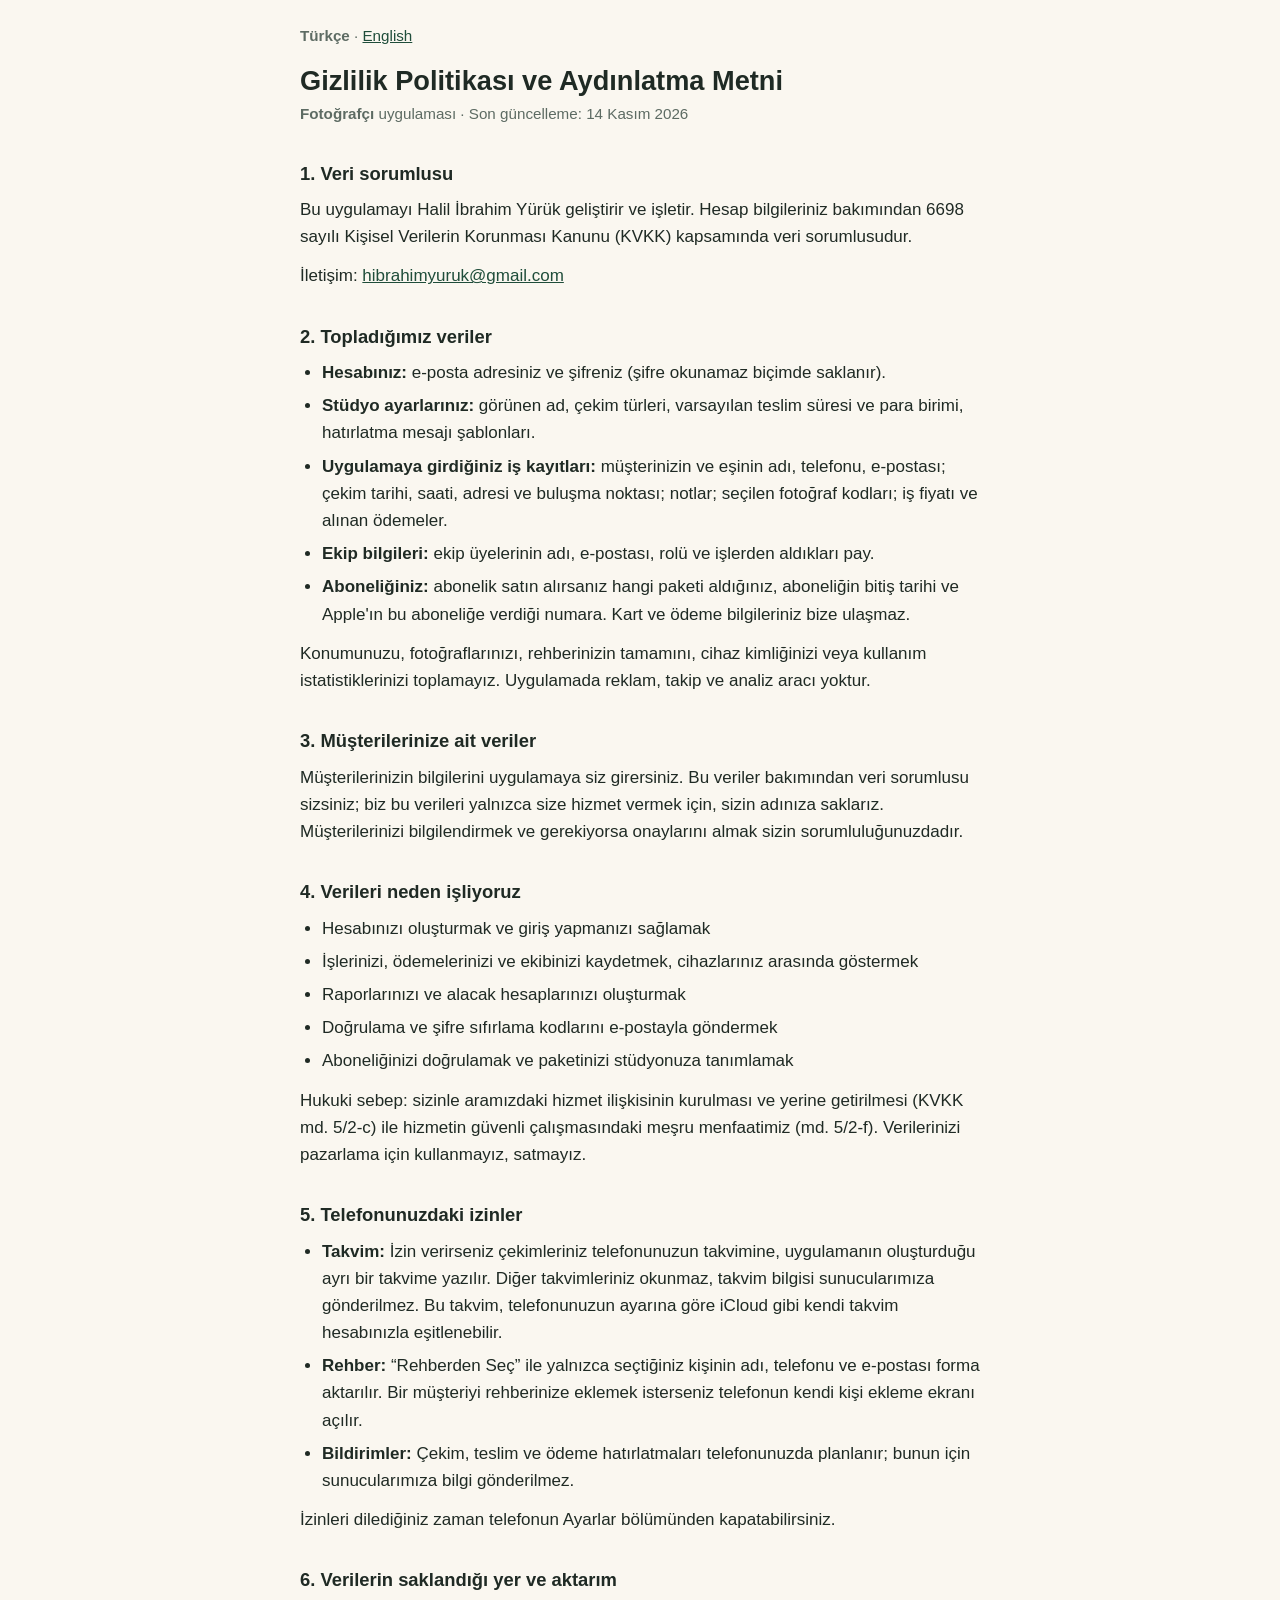
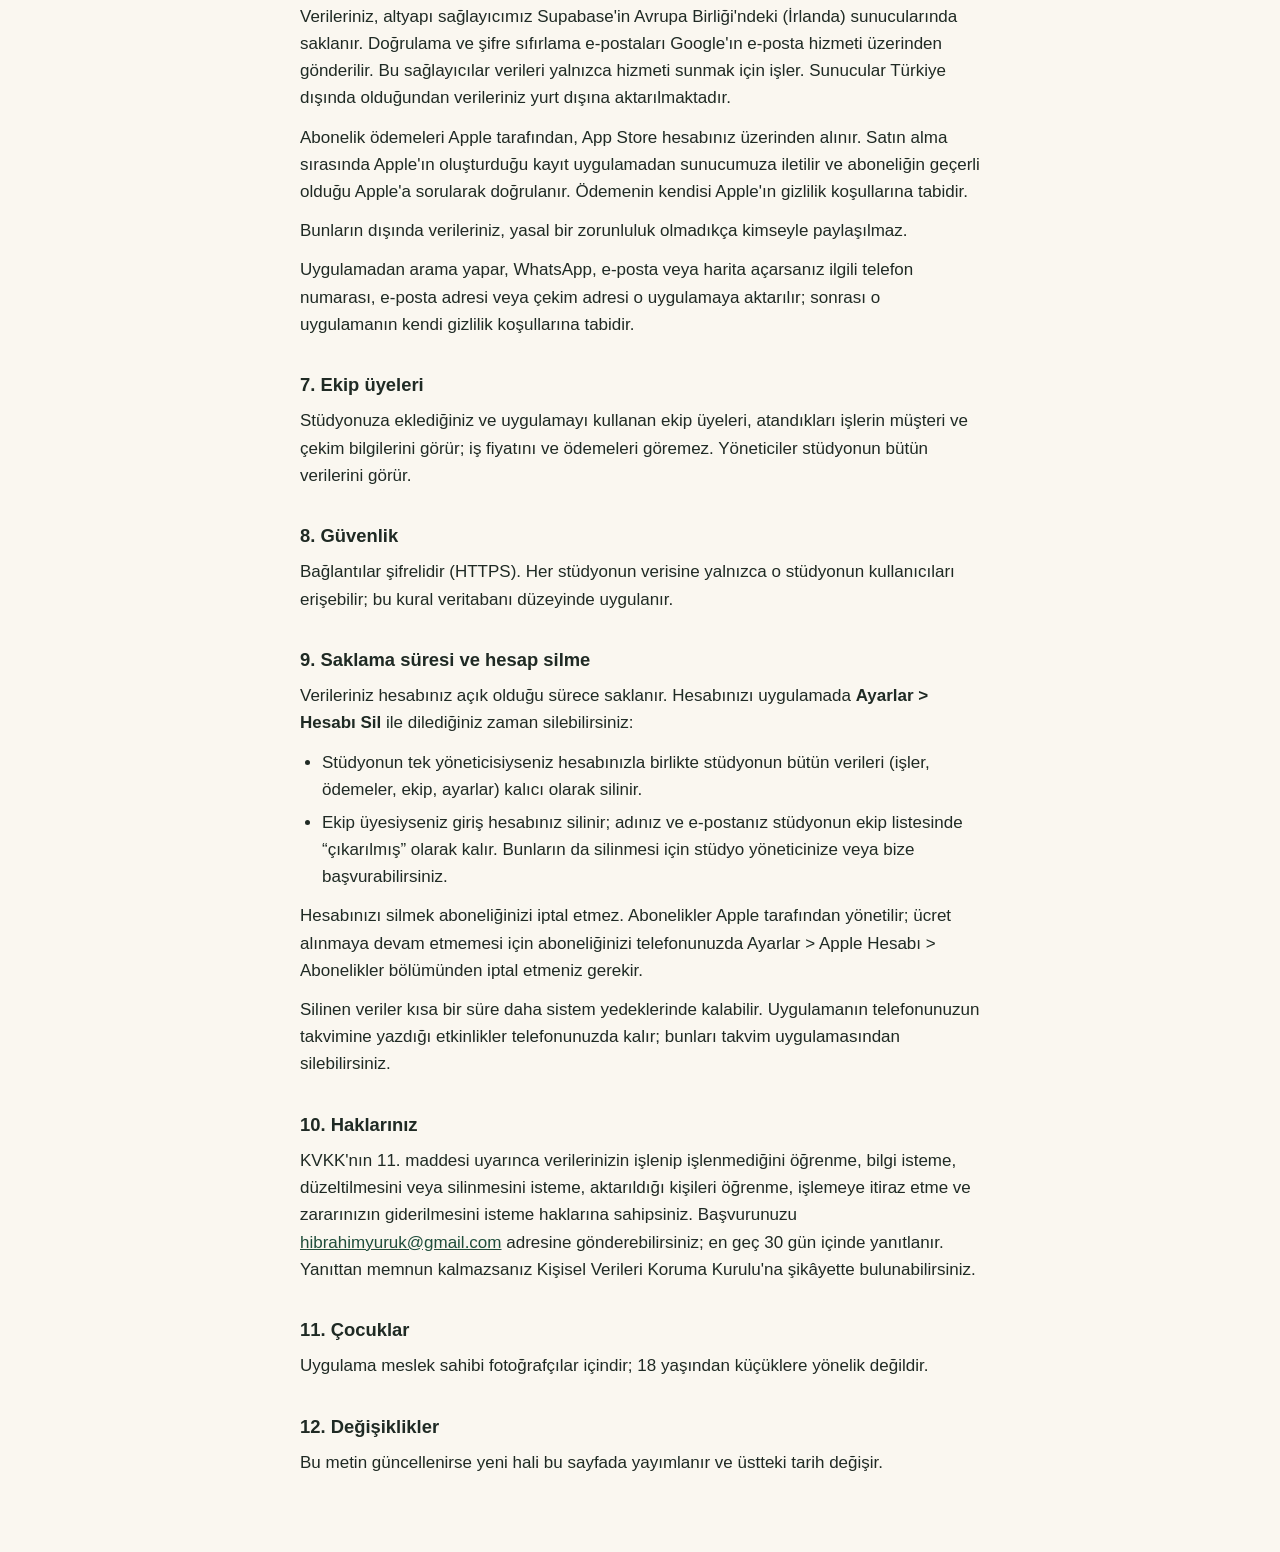
<file: index.html>
<!DOCTYPE html>
<html lang="tr">
<head>
<meta charset="utf-8">
<meta name="viewport" content="width=device-width, initial-scale=1">
<title>Fotoğrafçı – Gizlilik Politikası</title>
<link rel="stylesheet" href="style.css">
</head>
<body>
<main>
<p class="lang"><strong>Türkçe</strong> · <a href="en.html">English</a></p>

<h1>Gizlilik Politikası ve Aydınlatma Metni</h1>
<p class="meta"><strong>Fotoğrafçı</strong> uygulaması · Son güncelleme: 14 Kasım 2026</p>

<h2>1. Veri sorumlusu</h2>
<p>Bu uygulamayı Halil İbrahim Yürük geliştirir ve işletir. Hesap bilgileriniz bakımından 6698 sayılı Kişisel Verilerin Korunması Kanunu (KVKK) kapsamında veri sorumlusudur.</p>
<p>İletişim: <a href="mailto:hibrahimyuruk@gmail.com">hibrahimyuruk@gmail.com</a></p>

<h2>2. Topladığımız veriler</h2>
<ul>
<li><strong>Hesabınız:</strong> e-posta adresiniz ve şifreniz (şifre okunamaz biçimde saklanır).</li>
<li><strong>Stüdyo ayarlarınız:</strong> görünen ad, çekim türleri, varsayılan teslim süresi ve para birimi, hatırlatma mesajı şablonları.</li>
<li><strong>Uygulamaya girdiğiniz iş kayıtları:</strong> müşterinizin ve eşinin adı, telefonu, e-postası; çekim tarihi, saati, adresi ve buluşma noktası; notlar; seçilen fotoğraf kodları; iş fiyatı ve alınan ödemeler.</li>
<li><strong>Ekip bilgileri:</strong> ekip üyelerinin adı, e-postası, rolü ve işlerden aldıkları pay.</li>
<li><strong>Aboneliğiniz:</strong> abonelik satın alırsanız hangi paketi aldığınız, aboneliğin bitiş tarihi ve Apple'ın bu aboneliğe verdiği numara. Kart ve ödeme bilgileriniz bize ulaşmaz.</li>
</ul>
<p>Konumunuzu, fotoğraflarınızı, rehberinizin tamamını, cihaz kimliğinizi veya kullanım istatistiklerinizi toplamayız. Uygulamada reklam, takip ve analiz aracı yoktur.</p>

<h2>3. Müşterilerinize ait veriler</h2>
<p>Müşterilerinizin bilgilerini uygulamaya siz girersiniz. Bu veriler bakımından veri sorumlusu sizsiniz; biz bu verileri yalnızca size hizmet vermek için, sizin adınıza saklarız. Müşterilerinizi bilgilendirmek ve gerekiyorsa onaylarını almak sizin sorumluluğunuzdadır.</p>

<h2>4. Verileri neden işliyoruz</h2>
<ul>
<li>Hesabınızı oluşturmak ve giriş yapmanızı sağlamak</li>
<li>İşlerinizi, ödemelerinizi ve ekibinizi kaydetmek, cihazlarınız arasında göstermek</li>
<li>Raporlarınızı ve alacak hesaplarınızı oluşturmak</li>
<li>Doğrulama ve şifre sıfırlama kodlarını e-postayla göndermek</li>
<li>Aboneliğinizi doğrulamak ve paketinizi stüdyonuza tanımlamak</li>
</ul>
<p>Hukuki sebep: sizinle aramızdaki hizmet ilişkisinin kurulması ve yerine getirilmesi (KVKK md. 5/2-c) ile hizmetin güvenli çalışmasındaki meşru menfaatimiz (md. 5/2-f). Verilerinizi pazarlama için kullanmayız, satmayız.</p>

<h2>5. Telefonunuzdaki izinler</h2>
<ul>
<li><strong>Takvim:</strong> İzin verirseniz çekimleriniz telefonunuzun takvimine, uygulamanın oluşturduğu ayrı bir takvime yazılır. Diğer takvimleriniz okunmaz, takvim bilgisi sunucularımıza gönderilmez. Bu takvim, telefonunuzun ayarına göre iCloud gibi kendi takvim hesabınızla eşitlenebilir.</li>
<li><strong>Rehber:</strong> “Rehberden Seç” ile yalnızca seçtiğiniz kişinin adı, telefonu ve e-postası forma aktarılır. Bir müşteriyi rehberinize eklemek isterseniz telefonun kendi kişi ekleme ekranı açılır.</li>
<li><strong>Bildirimler:</strong> Çekim, teslim ve ödeme hatırlatmaları telefonunuzda planlanır; bunun için sunucularımıza bilgi gönderilmez.</li>
</ul>
<p>İzinleri dilediğiniz zaman telefonun Ayarlar bölümünden kapatabilirsiniz.</p>

<h2>6. Verilerin saklandığı yer ve aktarım</h2>
<p>Verileriniz, altyapı sağlayıcımız Supabase'in Avrupa Birliği'ndeki (İrlanda) sunucularında saklanır. Doğrulama ve şifre sıfırlama e-postaları Google'ın e-posta hizmeti üzerinden gönderilir. Bu sağlayıcılar verileri yalnızca hizmeti sunmak için işler. Sunucular Türkiye dışında olduğundan verileriniz yurt dışına aktarılmaktadır.</p>
<p>Abonelik ödemeleri Apple tarafından, App Store hesabınız üzerinden alınır. Satın alma sırasında Apple'ın oluşturduğu kayıt uygulamadan sunucumuza iletilir ve aboneliğin geçerli olduğu Apple'a sorularak doğrulanır. Ödemenin kendisi Apple'ın gizlilik koşullarına tabidir.</p>
<p>Bunların dışında verileriniz, yasal bir zorunluluk olmadıkça kimseyle paylaşılmaz.</p>
<p>Uygulamadan arama yapar, WhatsApp, e-posta veya harita açarsanız ilgili telefon numarası, e-posta adresi veya çekim adresi o uygulamaya aktarılır; sonrası o uygulamanın kendi gizlilik koşullarına tabidir.</p>

<h2>7. Ekip üyeleri</h2>
<p>Stüdyonuza eklediğiniz ve uygulamayı kullanan ekip üyeleri, atandıkları işlerin müşteri ve çekim bilgilerini görür; iş fiyatını ve ödemeleri göremez. Yöneticiler stüdyonun bütün verilerini görür.</p>

<h2>8. Güvenlik</h2>
<p>Bağlantılar şifrelidir (HTTPS). Her stüdyonun verisine yalnızca o stüdyonun kullanıcıları erişebilir; bu kural veritabanı düzeyinde uygulanır.</p>

<h2>9. Saklama süresi ve hesap silme</h2>
<p>Verileriniz hesabınız açık olduğu sürece saklanır. Hesabınızı uygulamada <strong>Ayarlar &gt; Hesabı Sil</strong> ile dilediğiniz zaman silebilirsiniz:</p>
<ul>
<li>Stüdyonun tek yöneticisiyseniz hesabınızla birlikte stüdyonun bütün verileri (işler, ödemeler, ekip, ayarlar) kalıcı olarak silinir.</li>
<li>Ekip üyesiyseniz giriş hesabınız silinir; adınız ve e-postanız stüdyonun ekip listesinde “çıkarılmış” olarak kalır. Bunların da silinmesi için stüdyo yöneticinize veya bize başvurabilirsiniz.</li>
</ul>
<p>Hesabınızı silmek aboneliğinizi iptal etmez. Abonelikler Apple tarafından yönetilir; ücret alınmaya devam etmemesi için aboneliğinizi telefonunuzda Ayarlar &gt; Apple Hesabı &gt; Abonelikler bölümünden iptal etmeniz gerekir.</p>
<p>Silinen veriler kısa bir süre daha sistem yedeklerinde kalabilir. Uygulamanın telefonunuzun takvimine yazdığı etkinlikler telefonunuzda kalır; bunları takvim uygulamasından silebilirsiniz.</p>

<h2>10. Haklarınız</h2>
<p>KVKK'nın 11. maddesi uyarınca verilerinizin işlenip işlenmediğini öğrenme, bilgi isteme, düzeltilmesini veya silinmesini isteme, aktarıldığı kişileri öğrenme, işlemeye itiraz etme ve zararınızın giderilmesini isteme haklarına sahipsiniz. Başvurunuzu <a href="mailto:hibrahimyuruk@gmail.com">hibrahimyuruk@gmail.com</a> adresine gönderebilirsiniz; en geç 30 gün içinde yanıtlanır. Yanıttan memnun kalmazsanız Kişisel Verileri Koruma Kurulu'na şikâyette bulunabilirsiniz.</p>

<h2>11. Çocuklar</h2>
<p>Uygulama meslek sahibi fotoğrafçılar içindir; 18 yaşından küçüklere yönelik değildir.</p>

<h2>12. Değişiklikler</h2>
<p>Bu metin güncellenirse yeni hali bu sayfada yayımlanır ve üstteki tarih değişir.</p>
</main>
</body>
</html>
</file>
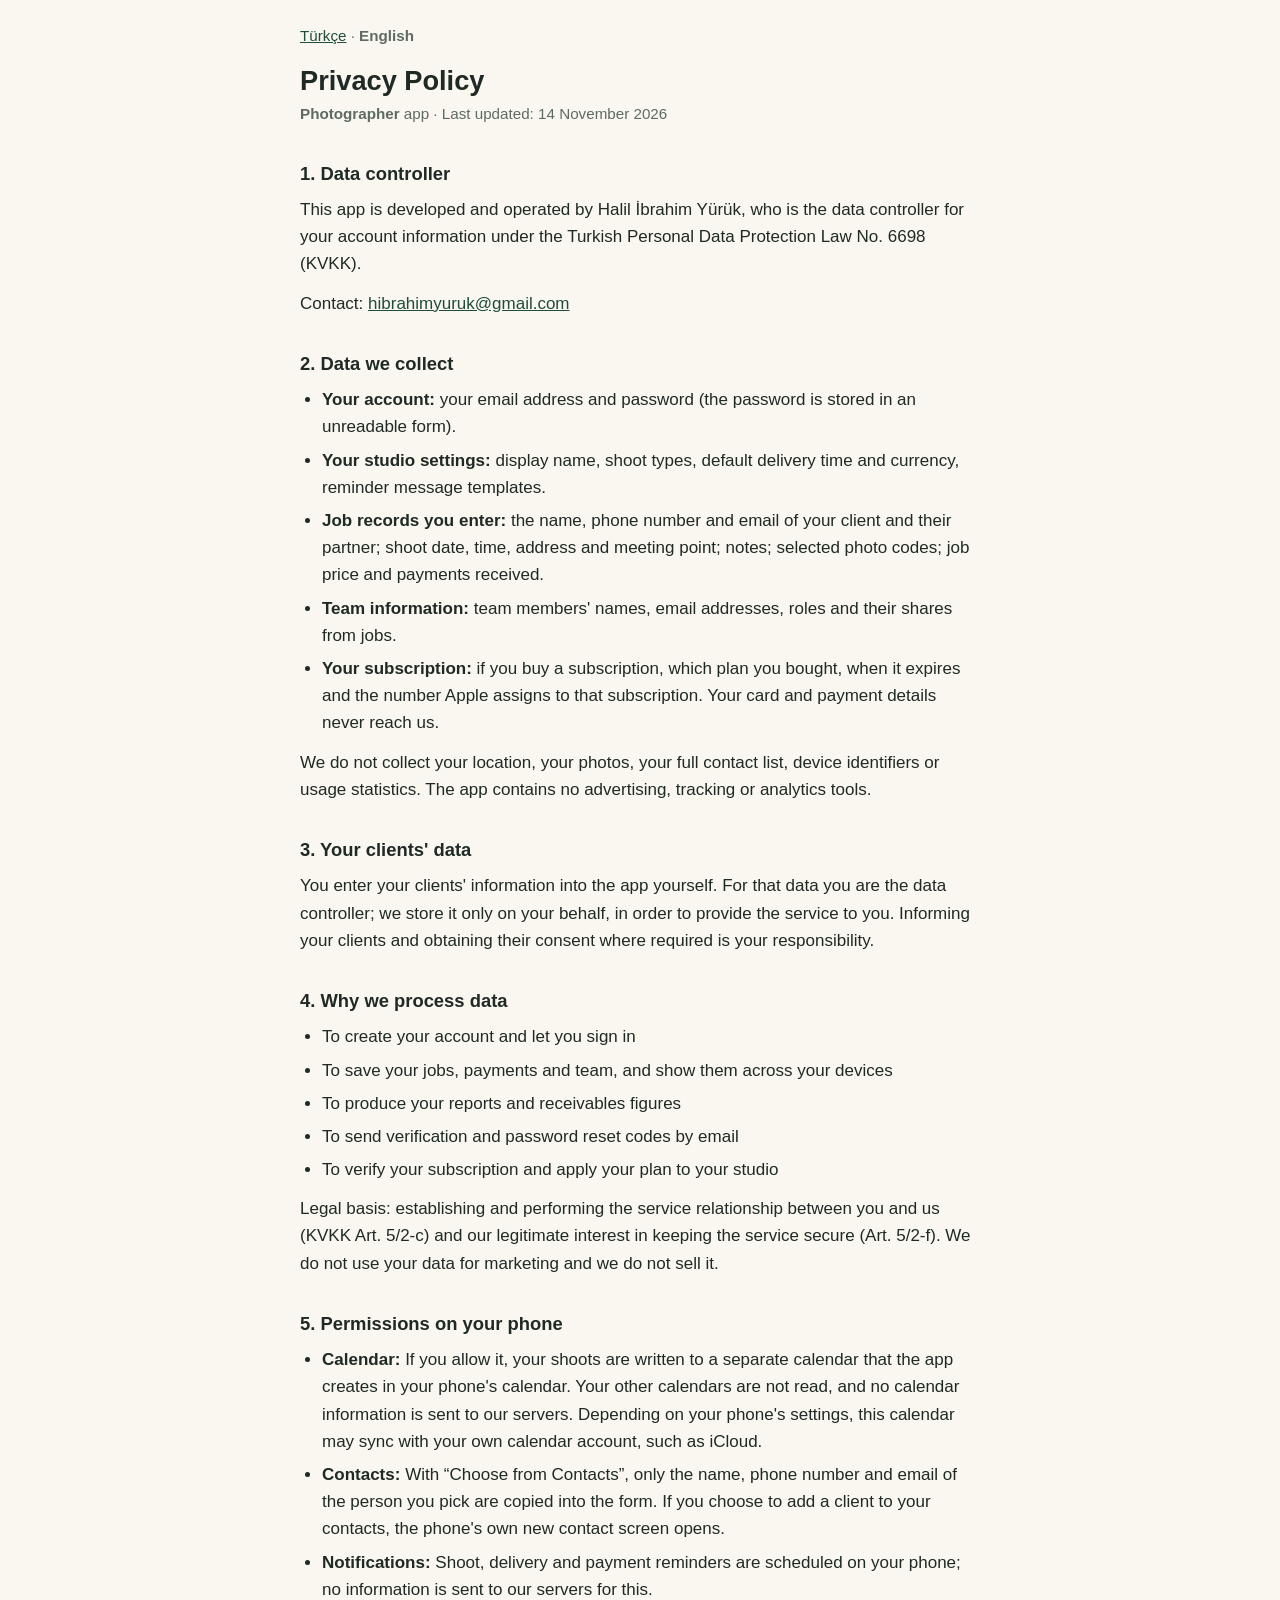
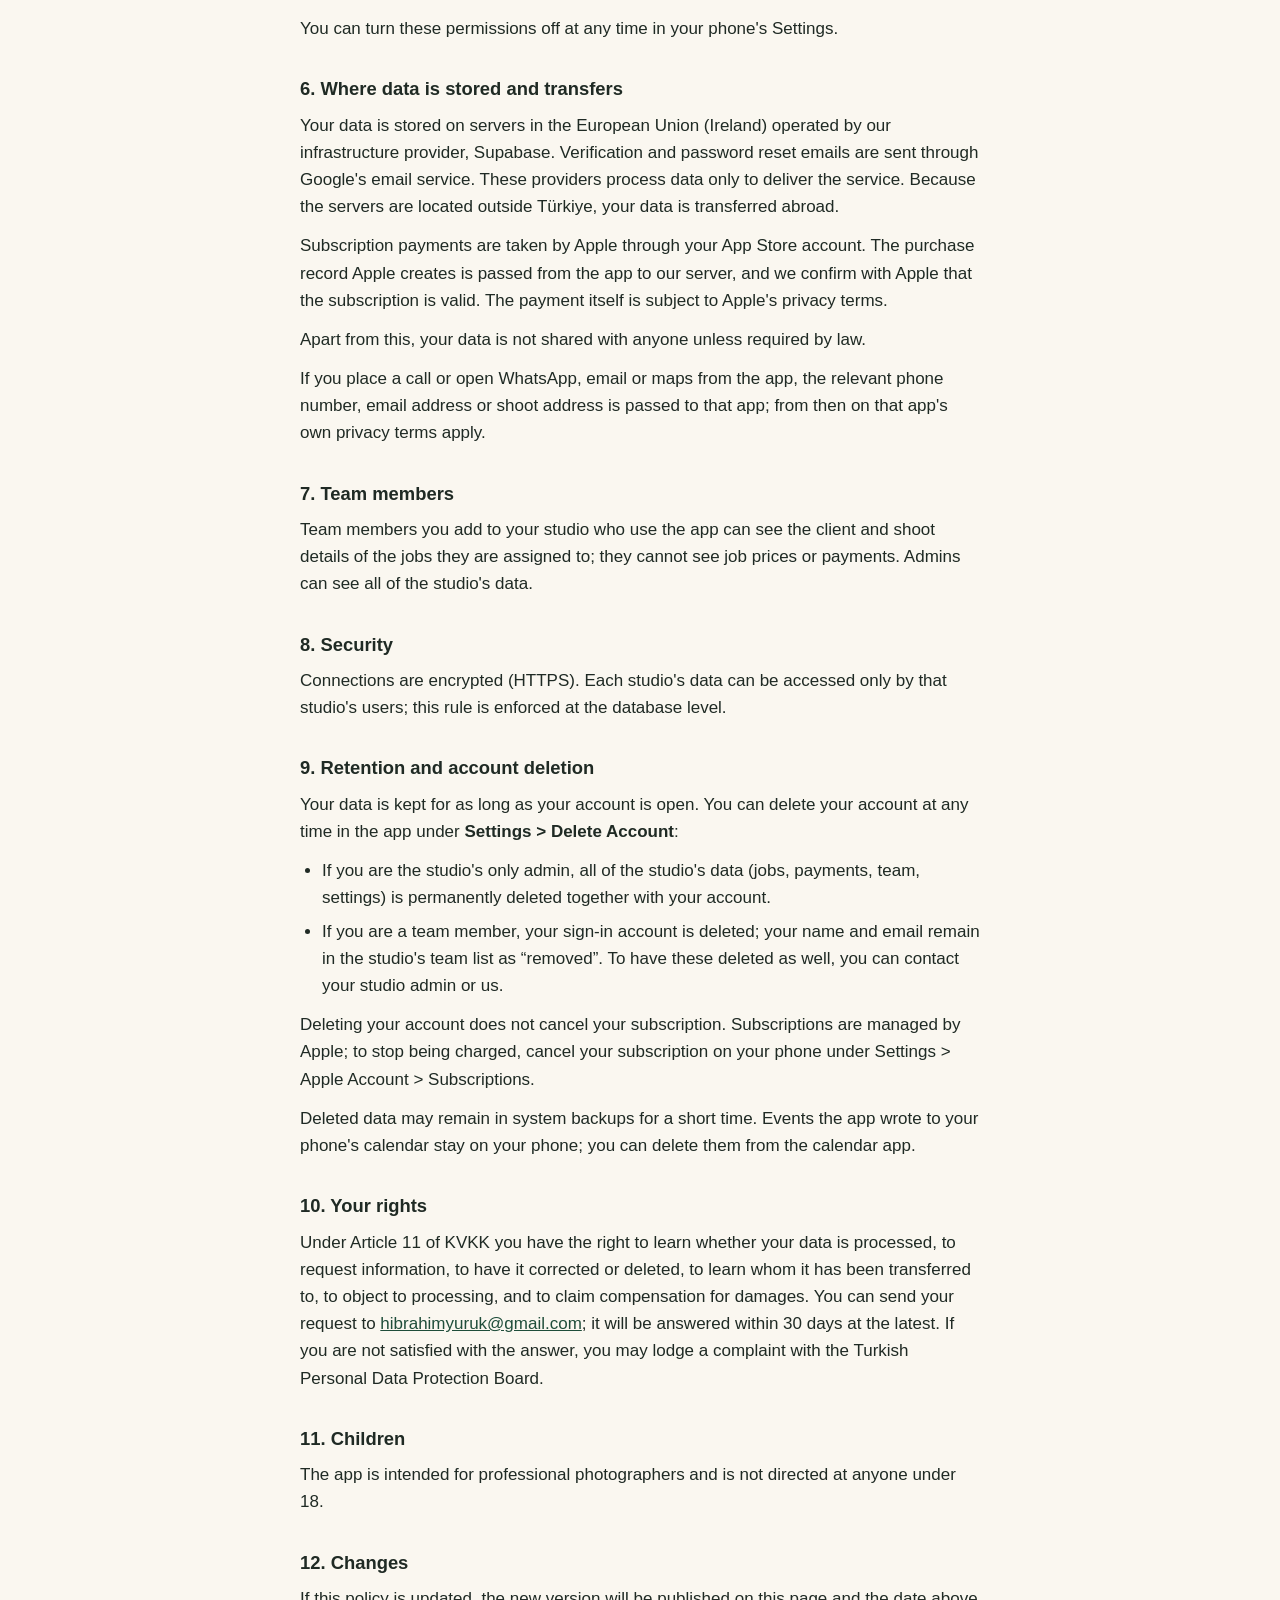
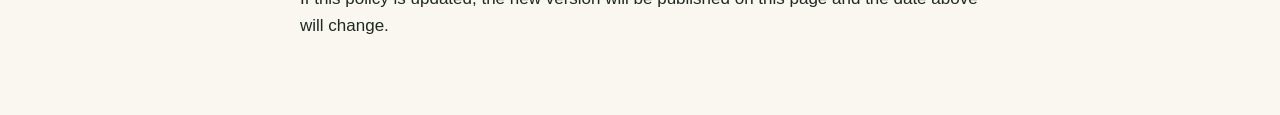
<file: en.html>
<!DOCTYPE html>
<html lang="en">
<head>
<meta charset="utf-8">
<meta name="viewport" content="width=device-width, initial-scale=1">
<title>Photographer – Privacy Policy</title>
<link rel="stylesheet" href="style.css">
</head>
<body>
<main>
<p class="lang"><a href="./">Türkçe</a> · <strong>English</strong></p>

<h1>Privacy Policy</h1>
<p class="meta"><strong>Photographer</strong> app · Last updated: 14 November 2026</p>

<h2>1. Data controller</h2>
<p>This app is developed and operated by Halil İbrahim Yürük, who is the data controller for your account information under the Turkish Personal Data Protection Law No. 6698 (KVKK).</p>
<p>Contact: <a href="mailto:hibrahimyuruk@gmail.com">hibrahimyuruk@gmail.com</a></p>

<h2>2. Data we collect</h2>
<ul>
<li><strong>Your account:</strong> your email address and password (the password is stored in an unreadable form).</li>
<li><strong>Your studio settings:</strong> display name, shoot types, default delivery time and currency, reminder message templates.</li>
<li><strong>Job records you enter:</strong> the name, phone number and email of your client and their partner; shoot date, time, address and meeting point; notes; selected photo codes; job price and payments received.</li>
<li><strong>Team information:</strong> team members' names, email addresses, roles and their shares from jobs.</li>
<li><strong>Your subscription:</strong> if you buy a subscription, which plan you bought, when it expires and the number Apple assigns to that subscription. Your card and payment details never reach us.</li>
</ul>
<p>We do not collect your location, your photos, your full contact list, device identifiers or usage statistics. The app contains no advertising, tracking or analytics tools.</p>

<h2>3. Your clients' data</h2>
<p>You enter your clients' information into the app yourself. For that data you are the data controller; we store it only on your behalf, in order to provide the service to you. Informing your clients and obtaining their consent where required is your responsibility.</p>

<h2>4. Why we process data</h2>
<ul>
<li>To create your account and let you sign in</li>
<li>To save your jobs, payments and team, and show them across your devices</li>
<li>To produce your reports and receivables figures</li>
<li>To send verification and password reset codes by email</li>
<li>To verify your subscription and apply your plan to your studio</li>
</ul>
<p>Legal basis: establishing and performing the service relationship between you and us (KVKK Art. 5/2-c) and our legitimate interest in keeping the service secure (Art. 5/2-f). We do not use your data for marketing and we do not sell it.</p>

<h2>5. Permissions on your phone</h2>
<ul>
<li><strong>Calendar:</strong> If you allow it, your shoots are written to a separate calendar that the app creates in your phone's calendar. Your other calendars are not read, and no calendar information is sent to our servers. Depending on your phone's settings, this calendar may sync with your own calendar account, such as iCloud.</li>
<li><strong>Contacts:</strong> With “Choose from Contacts”, only the name, phone number and email of the person you pick are copied into the form. If you choose to add a client to your contacts, the phone's own new contact screen opens.</li>
<li><strong>Notifications:</strong> Shoot, delivery and payment reminders are scheduled on your phone; no information is sent to our servers for this.</li>
</ul>
<p>You can turn these permissions off at any time in your phone's Settings.</p>

<h2>6. Where data is stored and transfers</h2>
<p>Your data is stored on servers in the European Union (Ireland) operated by our infrastructure provider, Supabase. Verification and password reset emails are sent through Google's email service. These providers process data only to deliver the service. Because the servers are located outside Türkiye, your data is transferred abroad.</p>
<p>Subscription payments are taken by Apple through your App Store account. The purchase record Apple creates is passed from the app to our server, and we confirm with Apple that the subscription is valid. The payment itself is subject to Apple's privacy terms.</p>
<p>Apart from this, your data is not shared with anyone unless required by law.</p>
<p>If you place a call or open WhatsApp, email or maps from the app, the relevant phone number, email address or shoot address is passed to that app; from then on that app's own privacy terms apply.</p>

<h2>7. Team members</h2>
<p>Team members you add to your studio who use the app can see the client and shoot details of the jobs they are assigned to; they cannot see job prices or payments. Admins can see all of the studio's data.</p>

<h2>8. Security</h2>
<p>Connections are encrypted (HTTPS). Each studio's data can be accessed only by that studio's users; this rule is enforced at the database level.</p>

<h2>9. Retention and account deletion</h2>
<p>Your data is kept for as long as your account is open. You can delete your account at any time in the app under <strong>Settings &gt; Delete Account</strong>:</p>
<ul>
<li>If you are the studio's only admin, all of the studio's data (jobs, payments, team, settings) is permanently deleted together with your account.</li>
<li>If you are a team member, your sign-in account is deleted; your name and email remain in the studio's team list as “removed”. To have these deleted as well, you can contact your studio admin or us.</li>
</ul>
<p>Deleting your account does not cancel your subscription. Subscriptions are managed by Apple; to stop being charged, cancel your subscription on your phone under Settings &gt; Apple Account &gt; Subscriptions.</p>
<p>Deleted data may remain in system backups for a short time. Events the app wrote to your phone's calendar stay on your phone; you can delete them from the calendar app.</p>

<h2>10. Your rights</h2>
<p>Under Article 11 of KVKK you have the right to learn whether your data is processed, to request information, to have it corrected or deleted, to learn whom it has been transferred to, to object to processing, and to claim compensation for damages. You can send your request to <a href="mailto:hibrahimyuruk@gmail.com">hibrahimyuruk@gmail.com</a>; it will be answered within 30 days at the latest. If you are not satisfied with the answer, you may lodge a complaint with the Turkish Personal Data Protection Board.</p>

<h2>11. Children</h2>
<p>The app is intended for professional photographers and is not directed at anyone under 18.</p>

<h2>12. Changes</h2>
<p>If this policy is updated, the new version will be published on this page and the date above will change.</p>
</main>
</body>
</html>
</file>
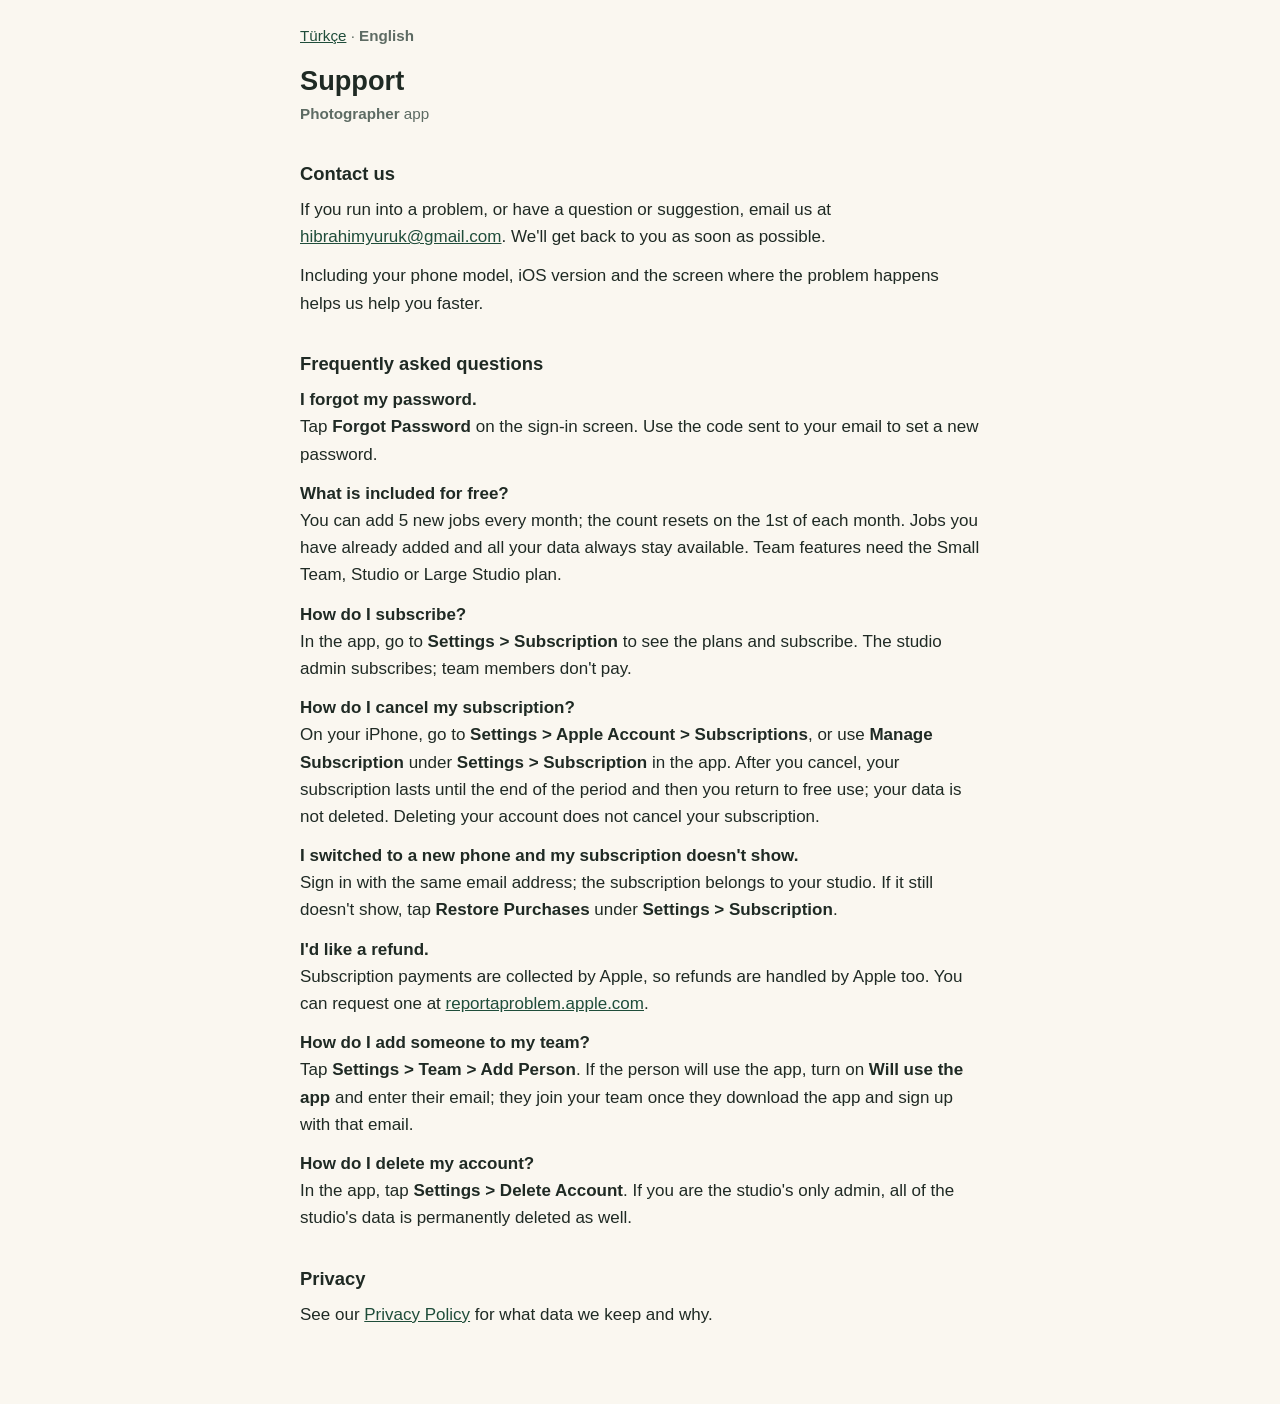
<file: support-en.html>
<!DOCTYPE html>
<html lang="en">
<head>
<meta charset="utf-8">
<meta name="viewport" content="width=device-width, initial-scale=1">
<title>Photographer – Support</title>
<link rel="stylesheet" href="style.css">
</head>
<body>
<main>
<p class="lang"><a href="support.html">Türkçe</a> · <strong>English</strong></p>

<h1>Support</h1>
<p class="meta"><strong>Photographer</strong> app</p>

<h2>Contact us</h2>
<p>If you run into a problem, or have a question or suggestion, email us at <a href="mailto:hibrahimyuruk@gmail.com">hibrahimyuruk@gmail.com</a>. We'll get back to you as soon as possible.</p>
<p>Including your phone model, iOS version and the screen where the problem happens helps us help you faster.</p>

<h2>Frequently asked questions</h2>

<p><strong>I forgot my password.</strong><br>
Tap <strong>Forgot Password</strong> on the sign-in screen. Use the code sent to your email to set a new password.</p>

<p><strong>What is included for free?</strong><br>
You can add 5 new jobs every month; the count resets on the 1st of each month. Jobs you have already added and all your data always stay available. Team features need the Small Team, Studio or Large Studio plan.</p>

<p><strong>How do I subscribe?</strong><br>
In the app, go to <strong>Settings &gt; Subscription</strong> to see the plans and subscribe. The studio admin subscribes; team members don't pay.</p>

<p><strong>How do I cancel my subscription?</strong><br>
On your iPhone, go to <strong>Settings &gt; Apple Account &gt; Subscriptions</strong>, or use <strong>Manage Subscription</strong> under <strong>Settings &gt; Subscription</strong> in the app. After you cancel, your subscription lasts until the end of the period and then you return to free use; your data is not deleted. Deleting your account does not cancel your subscription.</p>

<p><strong>I switched to a new phone and my subscription doesn't show.</strong><br>
Sign in with the same email address; the subscription belongs to your studio. If it still doesn't show, tap <strong>Restore Purchases</strong> under <strong>Settings &gt; Subscription</strong>.</p>

<p><strong>I'd like a refund.</strong><br>
Subscription payments are collected by Apple, so refunds are handled by Apple too. You can request one at <a href="https://reportaproblem.apple.com">reportaproblem.apple.com</a>.</p>

<p><strong>How do I add someone to my team?</strong><br>
Tap <strong>Settings &gt; Team &gt; Add Person</strong>. If the person will use the app, turn on <strong>Will use the app</strong> and enter their email; they join your team once they download the app and sign up with that email.</p>

<p><strong>How do I delete my account?</strong><br>
In the app, tap <strong>Settings &gt; Delete Account</strong>. If you are the studio's only admin, all of the studio's data is permanently deleted as well.</p>

<h2>Privacy</h2>
<p>See our <a href="en.html">Privacy Policy</a> for what data we keep and why.</p>
</main>
</body>
</html>
</file>
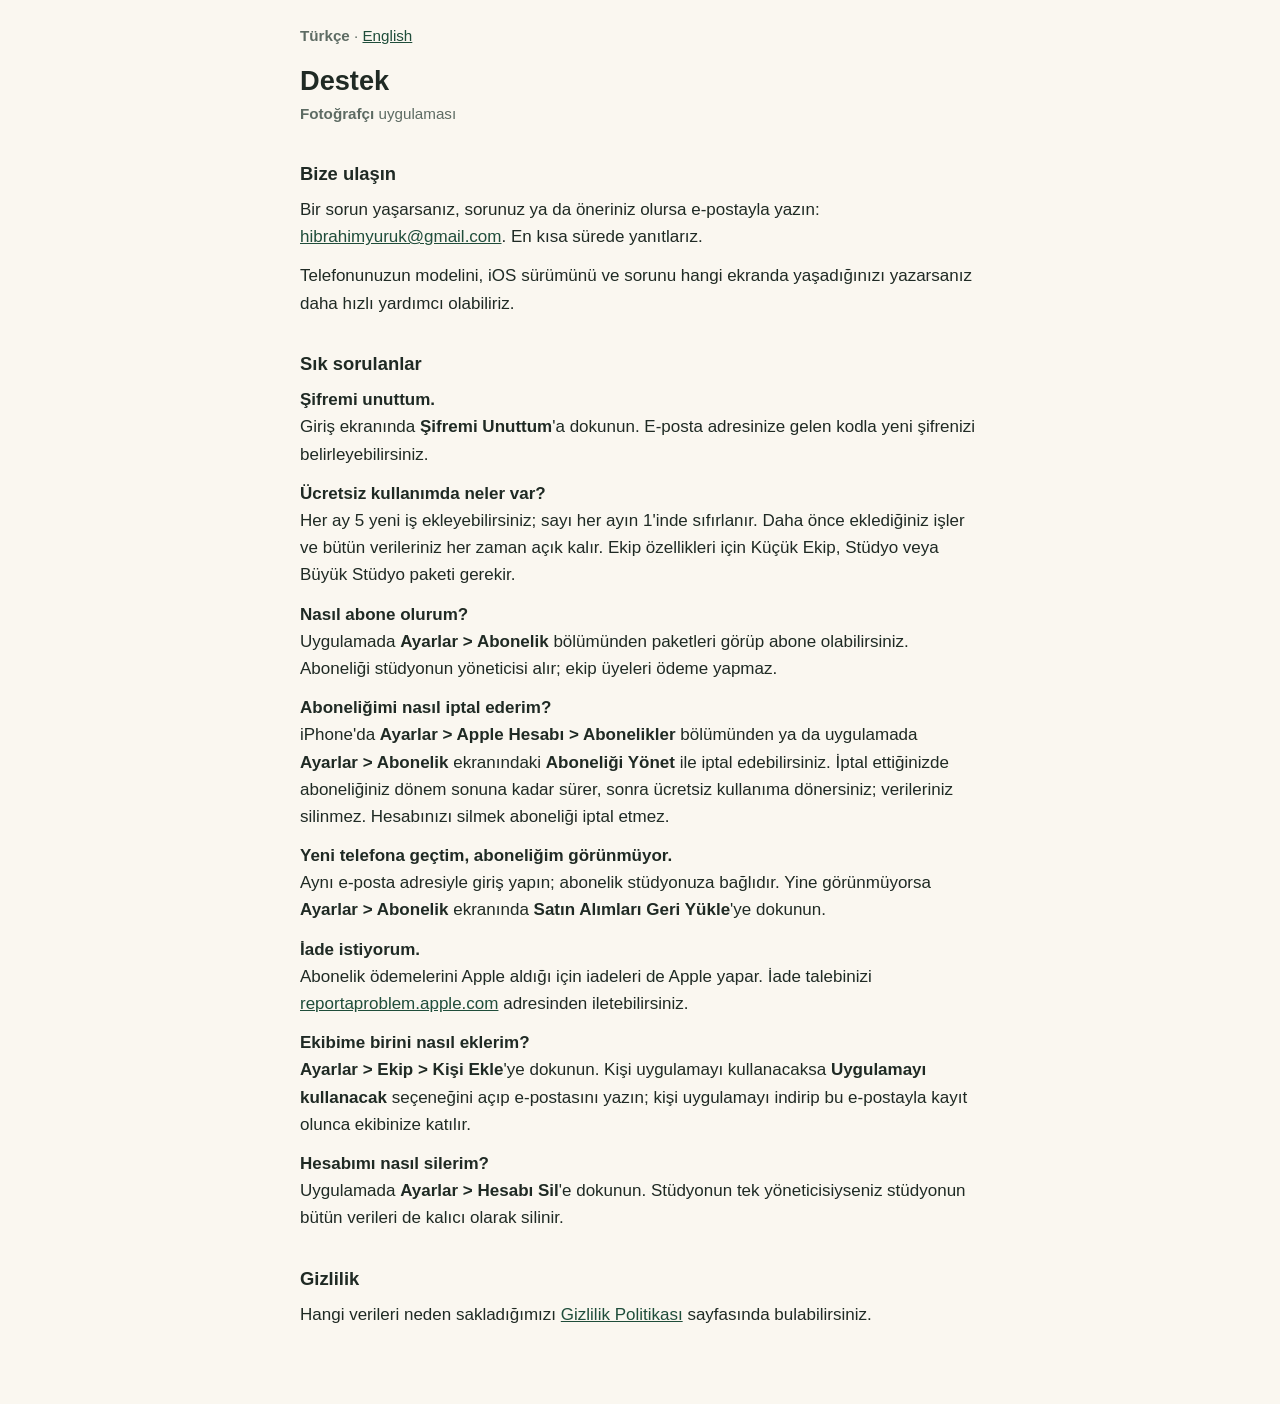
<file: support.html>
<!DOCTYPE html>
<html lang="tr">
<head>
<meta charset="utf-8">
<meta name="viewport" content="width=device-width, initial-scale=1">
<title>Fotoğrafçı – Destek</title>
<link rel="stylesheet" href="style.css">
</head>
<body>
<main>
<p class="lang"><strong>Türkçe</strong> · <a href="support-en.html">English</a></p>

<h1>Destek</h1>
<p class="meta"><strong>Fotoğrafçı</strong> uygulaması</p>

<h2>Bize ulaşın</h2>
<p>Bir sorun yaşarsanız, sorunuz ya da öneriniz olursa e-postayla yazın: <a href="mailto:hibrahimyuruk@gmail.com">hibrahimyuruk@gmail.com</a>. En kısa sürede yanıtlarız.</p>
<p>Telefonunuzun modelini, iOS sürümünü ve sorunu hangi ekranda yaşadığınızı yazarsanız daha hızlı yardımcı olabiliriz.</p>

<h2>Sık sorulanlar</h2>

<p><strong>Şifremi unuttum.</strong><br>
Giriş ekranında <strong>Şifremi Unuttum</strong>'a dokunun. E-posta adresinize gelen kodla yeni şifrenizi belirleyebilirsiniz.</p>

<p><strong>Ücretsiz kullanımda neler var?</strong><br>
Her ay 5 yeni iş ekleyebilirsiniz; sayı her ayın 1'inde sıfırlanır. Daha önce eklediğiniz işler ve bütün verileriniz her zaman açık kalır. Ekip özellikleri için Küçük Ekip, Stüdyo veya Büyük Stüdyo paketi gerekir.</p>

<p><strong>Nasıl abone olurum?</strong><br>
Uygulamada <strong>Ayarlar &gt; Abonelik</strong> bölümünden paketleri görüp abone olabilirsiniz. Aboneliği stüdyonun yöneticisi alır; ekip üyeleri ödeme yapmaz.</p>

<p><strong>Aboneliğimi nasıl iptal ederim?</strong><br>
iPhone'da <strong>Ayarlar &gt; Apple Hesabı &gt; Abonelikler</strong> bölümünden ya da uygulamada <strong>Ayarlar &gt; Abonelik</strong> ekranındaki <strong>Aboneliği Yönet</strong> ile iptal edebilirsiniz. İptal ettiğinizde aboneliğiniz dönem sonuna kadar sürer, sonra ücretsiz kullanıma dönersiniz; verileriniz silinmez. Hesabınızı silmek aboneliği iptal etmez.</p>

<p><strong>Yeni telefona geçtim, aboneliğim görünmüyor.</strong><br>
Aynı e-posta adresiyle giriş yapın; abonelik stüdyonuza bağlıdır. Yine görünmüyorsa <strong>Ayarlar &gt; Abonelik</strong> ekranında <strong>Satın Alımları Geri Yükle</strong>'ye dokunun.</p>

<p><strong>İade istiyorum.</strong><br>
Abonelik ödemelerini Apple aldığı için iadeleri de Apple yapar. İade talebinizi <a href="https://reportaproblem.apple.com">reportaproblem.apple.com</a> adresinden iletebilirsiniz.</p>

<p><strong>Ekibime birini nasıl eklerim?</strong><br>
<strong>Ayarlar &gt; Ekip &gt; Kişi Ekle</strong>'ye dokunun. Kişi uygulamayı kullanacaksa <strong>Uygulamayı kullanacak</strong> seçeneğini açıp e-postasını yazın; kişi uygulamayı indirip bu e-postayla kayıt olunca ekibinize katılır.</p>

<p><strong>Hesabımı nasıl silerim?</strong><br>
Uygulamada <strong>Ayarlar &gt; Hesabı Sil</strong>'e dokunun. Stüdyonun tek yöneticisiyseniz stüdyonun bütün verileri de kalıcı olarak silinir.</p>

<h2>Gizlilik</h2>
<p>Hangi verileri neden sakladığımızı <a href="./">Gizlilik Politikası</a> sayfasında bulabilirsiniz.</p>
</main>
</body>
</html>
</file>
<file: style.css>
/* Gizlilik politikası sayfalarının sade görünümü (açık ve koyu tema) */
:root {
  color-scheme: light dark;
  --bg: #faf7f0;
  --text: #1f2a24;
  --muted: #5d6b63;
  --accent: #1f4d3a;
}
@media (prefers-color-scheme: dark) {
  :root {
    --bg: #14201a;
    --text: #ece7da;
    --muted: #a3b0a8;
    --accent: #8fc7ad;
  }
}
body {
  margin: 0;
  background: var(--bg);
  color: var(--text);
  font: 17px/1.6 -apple-system, BlinkMacSystemFont, "Segoe UI", Roboto, sans-serif;
}
main {
  max-width: 680px;
  margin: 0 auto;
  padding: 24px 16px 64px;
}
h1 { font-size: 1.7rem; line-height: 1.25; margin: 16px 0 4px; }
h2 { font-size: 1.15rem; margin: 32px 0 8px; }
p, ul { margin: 0 0 12px; }
ul { padding-left: 22px; }
li { margin-bottom: 6px; }
a { color: var(--accent); }
.meta, .lang { color: var(--muted); font-size: 0.95rem; }
</file>
